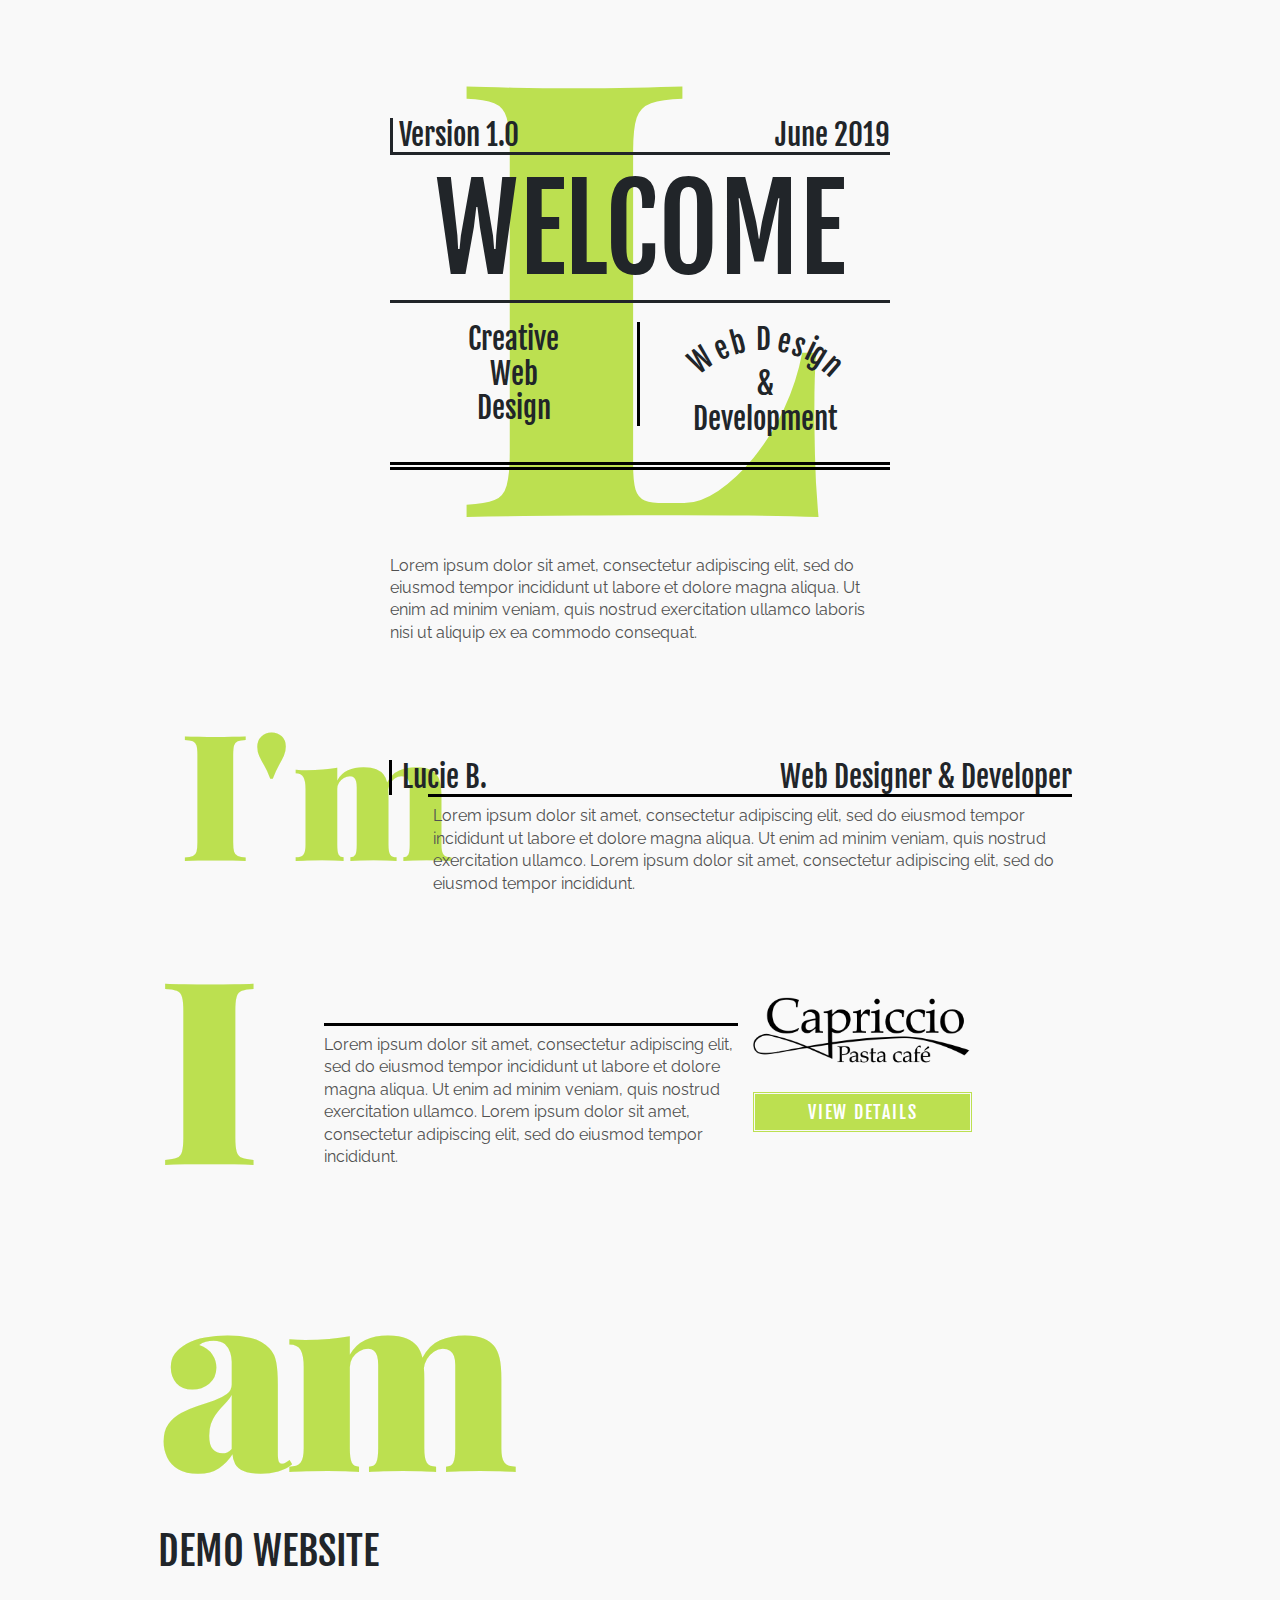
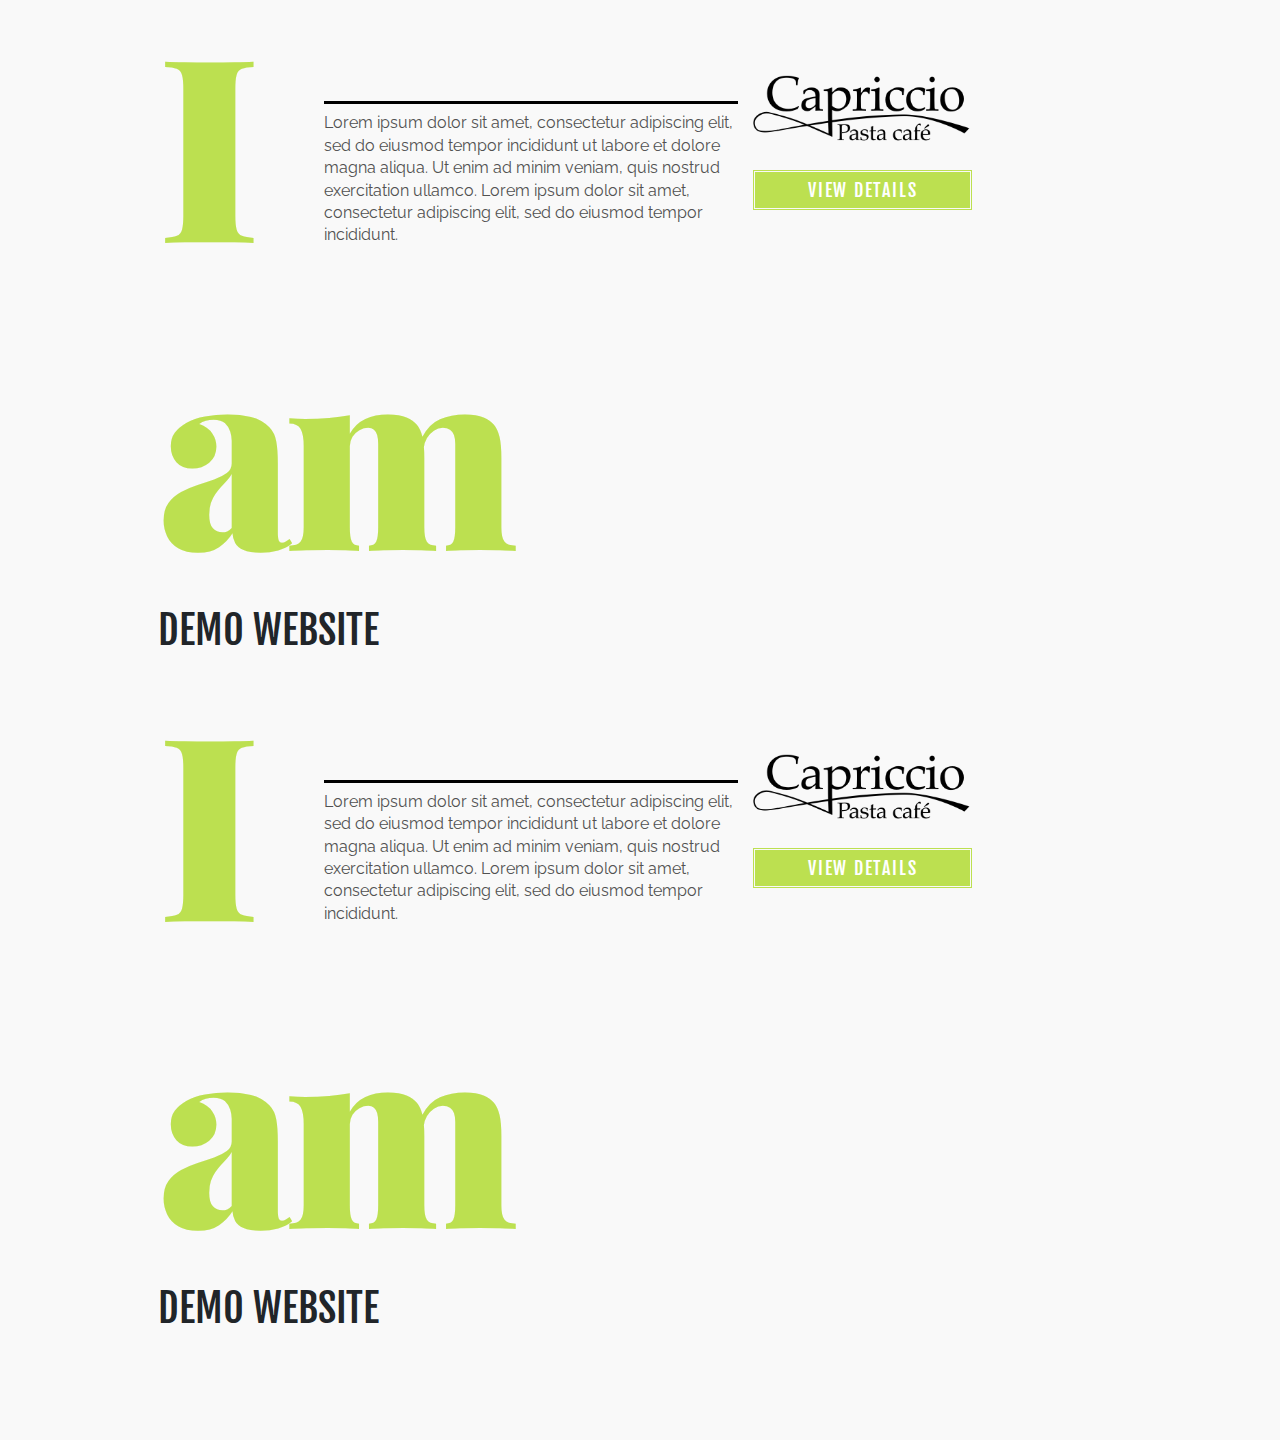
<file: index.html>
<!DOCTYPE html>
<html lang="en" dir="ltr">

<head>
  <meta charset="utf-8">
  <title>I am</title>
  <!-- using html css bootstrap JQuery fontawesome-->
  <meta content="" name="keywords">
  <meta content="" name="description">

  <!-- Favicons -->

  <!-- Google Fonts -->
  <link href="https://fonts.googleapis.com/css?family=Fjalla+One|Playfair+Display:900|Raleway&display=swap" rel="stylesheet">

  <!-- Bootstrap CSS File -->
  <link rel="stylesheet" href="https://stackpath.bootstrapcdn.com/bootstrap/4.3.1/css/bootstrap.min.css" integrity="sha384-ggOyR0iXCbMQv3Xipma34MD+dH/1fQ784/j6cY/iJTQUOhcWr7x9JvoRxT2MZw1T" crossorigin="anonymous">

  <!-- Libraries  CSS Files -->
  <link rel="stylesheet" href="https://use.fontawesome.com/releases/v5.8.2/css/all.css" integrity="sha384-oS3vJWv+0UjzBfQzYUhtDYW+Pj2yciDJxpsK1OYPAYjqT085Qq/1cq5FLXAZQ7Ay" crossorigin="anonymous">

  <!-- Main CSS Stylesheet File -->
  <link rel="stylesheet" href="css/styles2.css">

</head>

<body>

  <div id="home-header">
    <div class="container container-top">
      <h5>L</h5>
      <div class="row row-1-top">
        <div class="col-left">
          <h3>Version 1.0</h3>
        </div>
        <div class="col-right">
          <h3>June 2019</h3>
        </div>
      </div>
      <div class="row row-2-top">
        <div class="col-lg-12">
          <h1>Welcome</h1>
        </div>
      </div>
      <div class="row row-3-top">
        <div class="col-sm-6 col-border-right">
          <div class="div-with-arrow">
            <h3>Creative</h3>
            <h3>Web</h3>
            <h3>Design</h3>
          </div>
        </div>
        <div class="col-sm-6">
          <h3 class="curved-text" id="curve">Web Design</h3>
          <h3 class="text-under-curve">&</h3>
          <h3>Development</h3>
        </div>
        <i class="fas fa-chevron-up"></i>
      </div>
      <p class="intro">Lorem ipsum dolor sit amet, consectetur adipiscing elit, sed do eiusmod tempor incididunt ut labore et dolore magna aliqua. Ut enim ad minim veniam, quis nostrud exercitation ullamco laboris nisi ut aliquip ex ea commodo
        consequat.</p>
      <i class="fas fa-chevron-circle-down fa-4x"></i>
    </div>
  </div>

  <div id="home-main">
    <div class="container container-index">
      <div class="row">
       <div class="col-md-4 feature-col-index">
         <h4 class="feature-index">I'm</h4>
       </div>
       <div class="col-md-2 title-col-index">
         <h3 class="index-title">Lucie B.</h3>
       </div>
       <div class="col-md-6 subtitle-col-index">
          <h3 class="index-subtitle">Web Designer & Developer</h3>
       </div>
     </div>
 <div class="row">
   <div class="col-md-12">
      <p class="text-r1-index">Lorem ipsum dolor sit amet, consectetur adipiscing elit, sed do eiusmod tempor incididunt ut labore et dolore magna aliqua. Ut enim ad minim veniam, quis nostrud exercitation ullamco.
           Lorem ipsum dolor sit amet, consectetur adipiscing elit, sed do eiusmod tempor incididunt. </p>
   </div>
 </div>
      <!-- <div class="row row-1-main">
        <div class="col-md-4 col-left-r1-index">
          <h4 class="feature-r1">I am</h4>
        </div>
        <div class="col-md-8 col-mid-r1">
          <h3>Lucie B.</h3>
          <h3>Web Designer & Developer</h3>
          <p class="text-r1">Lorem ipsum dolor sit amet, consectetur adipiscing elit, sed do eiusmod tempor incididunt ut labore et dolore magna aliqua. Ut enim ad minim veniam, quis nostrud exercitation ullamco.
            Lorem ipsum dolor sit amet, consectetur adipiscing elit, sed do eiusmod tempor incididunt. </p>
        </div>
      </div> -->

      <div class="container">
        <div class="row row-1-main">
          <div class="col-md-4 col-left-r1-index">
            <h4 class="feature-r1">I am</h4>
            <h2 class="title-r1-index">Demo Website</h2>
          </div>
          <div class="col-md-5 col-mid-r1">
            <p class="text-r1">Lorem ipsum dolor sit amet, consectetur adipiscing elit, sed do eiusmod tempor incididunt ut labore et dolore magna aliqua. Ut enim ad minim veniam, quis nostrud exercitation ullamco.
              Lorem ipsum dolor sit amet, consectetur adipiscing elit, sed do eiusmod tempor incididunt. </p>
          </div>
          <div class="col-md-3 col-right-r1">
            <img class="pf-img-1" src="img/CapriccioPasta-logo.png" alt="Capriccio">
            <button type="link" href="#" class="btn btn-unique btn-r1">View Details</button>
          </div>
        </div>
      </div>

      <div class="container">
        <div class="row row-1-main">
          <div class="col-md-4 col-left-r1-index">
            <h4 class="feature-r1">I am</h4>
            <h2 class="title-r1-index">Demo Website</h2>
          </div>
          <div class="col-md-5 col-mid-r1">
            <p class="text-r1">Lorem ipsum dolor sit amet, consectetur adipiscing elit, sed do eiusmod tempor incididunt ut labore et dolore magna aliqua. Ut enim ad minim veniam, quis nostrud exercitation ullamco.
              Lorem ipsum dolor sit amet, consectetur adipiscing elit, sed do eiusmod tempor incididunt. </p>
          </div>
          <div class="col-md-3 col-right-r1">
            <img class="pf-img-1" src="img/CapriccioPasta-logo.png" alt="Capriccio">
            <button type="link" href="#" class="btn btn-unique btn-r1">View Details</button>
          </div>
        </div>
      </div>

      <div class="container">
        <div class="row row-1-main">
          <div class="col-md-4 col-left-r1-index">
            <h4 class="feature-r1">I am</h4>
            <h2 class="title-r1-index">Demo Website</h2>
          </div>
          <div class="col-md-5 col-mid-r1">
            <p class="text-r1">Lorem ipsum dolor sit amet, consectetur adipiscing elit, sed do eiusmod tempor incididunt ut labore et dolore magna aliqua. Ut enim ad minim veniam, quis nostrud exercitation ullamco.
              Lorem ipsum dolor sit amet, consectetur adipiscing elit, sed do eiusmod tempor incididunt. </p>
          </div>
          <div class="col-md-3 col-right-r1">
            <img class="pf-img-1" src="img/CapriccioPasta-logo.png" alt="Capriccio">
            <button type="link" href="#" class="btn btn-unique btn-r1">View Details</button>
          </div>
        </div>
      </div>

    </div>
  </div>


  <!--JQuery JS-->
  <script src="https://ajax.googleapis.com/ajax/libs/jquery/3.4.0/jquery.min.js"></script>
  <!-- Bootstrap JS -->
  <script src="https://code.jquery.com/jquery-3.3.1.slim.min.js" integrity="sha384-q8i/X+965DzO0rT7abK41JStQIAqVgRVzpbzo5smXKp4YfRvH+8abtTE1Pi6jizo" crossorigin="anonymous"></script>
  <script src="https://cdnjs.cloudflare.com/ajax/libs/popper.js/1.14.7/umd/popper.min.js" integrity="sha384-UO2eT0CpHqdSJQ6hJty5KVphtPhzWj9WO1clHTMGa3JDZwrnQq4sF86dIHNDz0W1" crossorigin="anonymous"></script>
  <script src="https://stackpath.bootstrapcdn.com/bootstrap/4.3.1/js/bootstrap.min.js" integrity="sha384-JjSmVgyd0p3pXB1rRibZUAYoIIy6OrQ6VrjIEaFf/nJGzIxFDsf4x0xIM+B07jRM" crossorigin="anonymous"></script>

  <!-- Other JS files -->
  <script src="lib/circletype.min.js"></script>

  <!-- Template Main JS File -->
  <script src="js/main.js" charset="utf-8"></script>
</body>

</html>
</file>
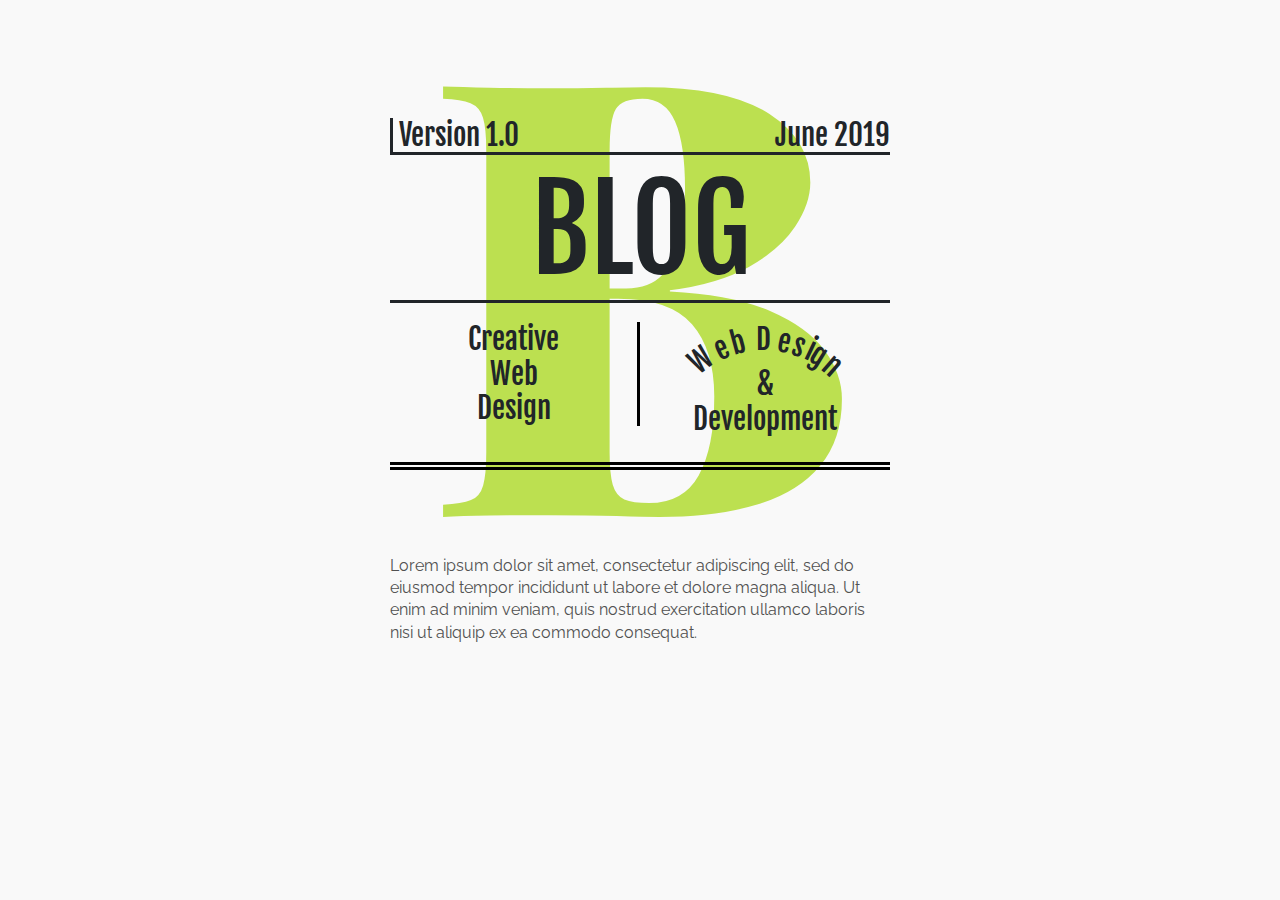
<file: blog.html>
<!DOCTYPE html>
<html lang="en" dir="ltr">

<head>
  <meta charset="utf-8">
  <title>I am</title>
  <!-- using html css bootstrap JQuery fontawesome-->
  <meta content="" name="keywords">
  <meta content="" name="description">

  <!-- Favicons -->

  <!-- Google Fonts -->
  <link href="https://fonts.googleapis.com/css?family=Fjalla+One|Playfair+Display:900|Raleway&display=swap" rel="stylesheet">

  <!-- Bootstrap CSS File -->
  <link rel="stylesheet" href="https://stackpath.bootstrapcdn.com/bootstrap/4.3.1/css/bootstrap.min.css" integrity="sha384-ggOyR0iXCbMQv3Xipma34MD+dH/1fQ784/j6cY/iJTQUOhcWr7x9JvoRxT2MZw1T" crossorigin="anonymous">

  <!-- Libraries  CSS Files -->
  <link rel="stylesheet" href="https://use.fontawesome.com/releases/v5.8.2/css/all.css" integrity="sha384-oS3vJWv+0UjzBfQzYUhtDYW+Pj2yciDJxpsK1OYPAYjqT085Qq/1cq5FLXAZQ7Ay" crossorigin="anonymous">

  <!-- Main CSS Stylesheet File -->
  <link rel="stylesheet" href="css/styles2.css">

</head>

<body>

  <div id="portfolio-header">
    <div class="container container-top">
      <h5>B</h5>
      <div class="row row-1-top">
        <div class="col-left">
          <h3>Version 1.0</h3>
        </div>
        <div class="col-right">
          <h3>June 2019</h3>
        </div>
      </div>
      <div class="row row-2-top">
        <div class="col-lg-12">
          <h1>Blog</h1>
        </div>
      </div>
      <div class="row row-3-top">
        <div class="col-sm-6 col-border-right">
          <div class="div-with-arrow">
            <h3>Creative</h3>
            <h3>Web</h3>
            <h3>Design</h3>
          </div>
        </div>
        <div class="col-sm-6">
          <h3 class="curved-text" id="curve">Web Design</h3>
          <h3 class="text-under-curve">&</h3>
          <h3>Development</h3>
        </div>
        <i class="fas fa-chevron-up"></i>
      </div>
      <p class="intro">Lorem ipsum dolor sit amet, consectetur adipiscing elit, sed do eiusmod tempor incididunt ut labore et dolore magna aliqua. Ut enim ad minim veniam, quis nostrud exercitation ullamco laboris nisi ut aliquip ex ea commodo
        consequat.</p>
      <i class="fas fa-chevron-circle-down fa-4x"></i>
    </div>
  </div>





    <!--JQuery JS-->
    <script src="https://ajax.googleapis.com/ajax/libs/jquery/3.4.0/jquery.min.js"></script>
    <!-- Bootstrap JS -->
    <script src="https://code.jquery.com/jquery-3.3.1.slim.min.js" integrity="sha384-q8i/X+965DzO0rT7abK41JStQIAqVgRVzpbzo5smXKp4YfRvH+8abtTE1Pi6jizo" crossorigin="anonymous"></script>
    <script src="https://cdnjs.cloudflare.com/ajax/libs/popper.js/1.14.7/umd/popper.min.js" integrity="sha384-UO2eT0CpHqdSJQ6hJty5KVphtPhzWj9WO1clHTMGa3JDZwrnQq4sF86dIHNDz0W1" crossorigin="anonymous"></script>
    <script src="https://stackpath.bootstrapcdn.com/bootstrap/4.3.1/js/bootstrap.min.js" integrity="sha384-JjSmVgyd0p3pXB1rRibZUAYoIIy6OrQ6VrjIEaFf/nJGzIxFDsf4x0xIM+B07jRM" crossorigin="anonymous"></script>

    <!-- Other JS files -->
    <script src="lib/circletype.min.js"></script>

    <!-- Template Main JS File -->
    <script src="js/main.js" charset="utf-8"></script>
  </body>

  </html>
</file>
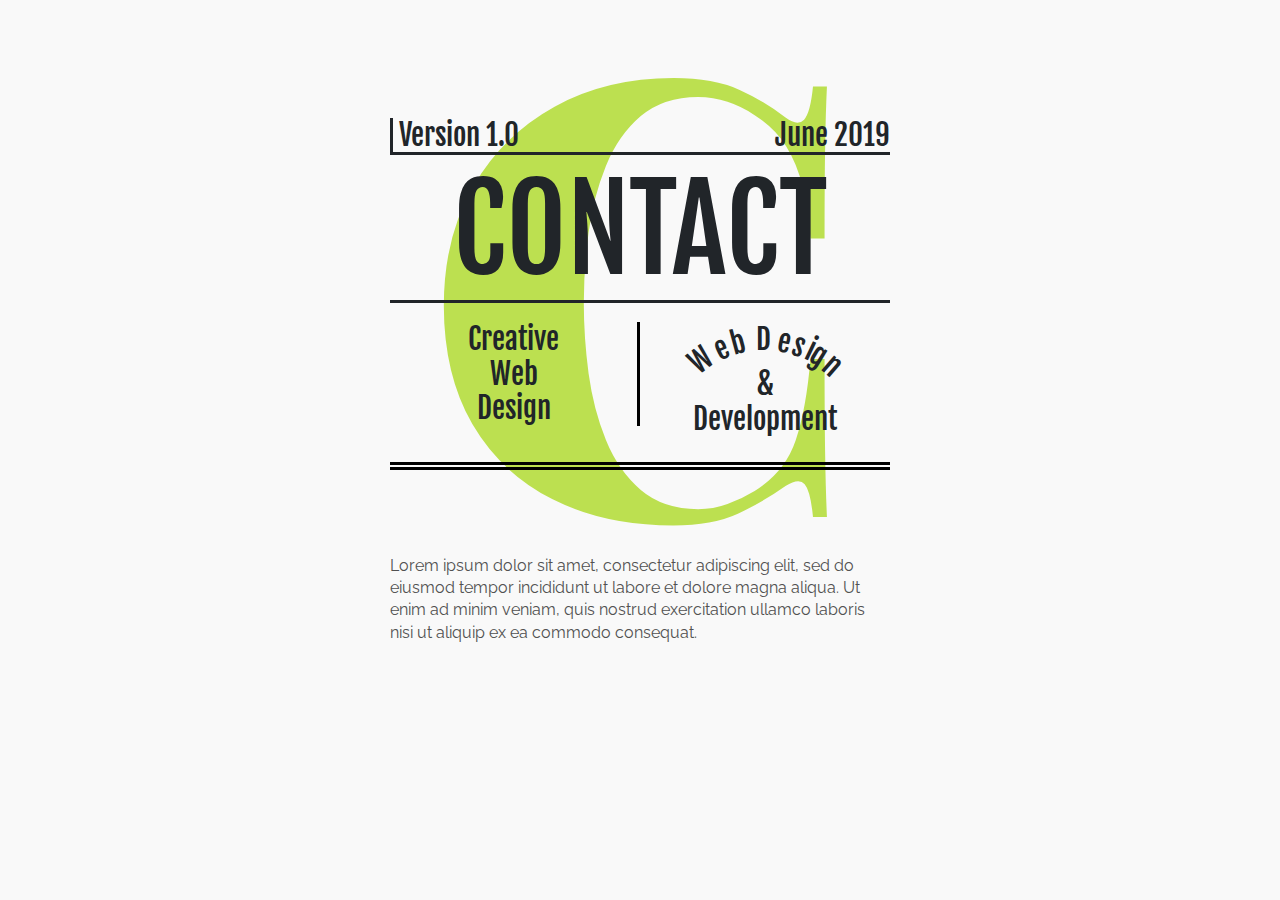
<file: contact.html>
<!DOCTYPE html>
<html lang="en" dir="ltr">

<head>
  <meta charset="utf-8">
  <title>I am</title>
  <!-- using html css bootstrap JQuery fontawesome-->
  <meta content="" name="keywords">
  <meta content="" name="description">

  <!-- Favicons -->

  <!-- Google Fonts -->
  <link href="https://fonts.googleapis.com/css?family=Fjalla+One|Playfair+Display:900|Raleway&display=swap" rel="stylesheet">

  <!-- Bootstrap CSS File -->
  <link rel="stylesheet" href="https://stackpath.bootstrapcdn.com/bootstrap/4.3.1/css/bootstrap.min.css" integrity="sha384-ggOyR0iXCbMQv3Xipma34MD+dH/1fQ784/j6cY/iJTQUOhcWr7x9JvoRxT2MZw1T" crossorigin="anonymous">

  <!-- Libraries  CSS Files -->
  <link rel="stylesheet" href="https://use.fontawesome.com/releases/v5.8.2/css/all.css" integrity="sha384-oS3vJWv+0UjzBfQzYUhtDYW+Pj2yciDJxpsK1OYPAYjqT085Qq/1cq5FLXAZQ7Ay" crossorigin="anonymous">

  <!-- Main CSS Stylesheet File -->
  <link rel="stylesheet" href="css/styles2.css">

</head>

<body>

  <div id="portfolio-header">
    <div class="container container-top">
      <h5>C</h5>
      <div class="row row-1-top">
        <div class="col-left">
          <h3>Version 1.0</h3>
        </div>
        <div class="col-right">
          <h3>June 2019</h3>
        </div>
      </div>
      <div class="row row-2-top">
        <div class="col-lg-12">
          <h1>Contact</h1>
        </div>

      </div>
      <div class="row row-3-top">
        <div class="col-sm-6 col-border-right">
          <div class="div-with-arrow">
            <h3>Creative</h3>
            <h3>Web</h3>
            <h3>Design</h3>
          </div>
        </div>
        <div class="col-sm-6">
          <h3 class="curved-text" id="curve">Web Design</h3>
          <h3 class="text-under-curve">&</h3>
          <h3>Development</h3>
        </div>
        <i class="fas fa-chevron-up"></i>
      </div>
      <p class="intro">Lorem ipsum dolor sit amet, consectetur adipiscing elit, sed do eiusmod tempor incididunt ut labore et dolore magna aliqua. Ut enim ad minim veniam, quis nostrud exercitation ullamco laboris nisi ut aliquip ex ea commodo
        consequat.</p>
      <i class="fas fa-chevron-circle-down fa-4x"></i>
    </div>
  </div>





    <!--JQuery JS-->
    <script src="https://ajax.googleapis.com/ajax/libs/jquery/3.4.0/jquery.min.js"></script>
    <!-- Bootstrap JS -->
    <script src="https://code.jquery.com/jquery-3.3.1.slim.min.js" integrity="sha384-q8i/X+965DzO0rT7abK41JStQIAqVgRVzpbzo5smXKp4YfRvH+8abtTE1Pi6jizo" crossorigin="anonymous"></script>
    <script src="https://cdnjs.cloudflare.com/ajax/libs/popper.js/1.14.7/umd/popper.min.js" integrity="sha384-UO2eT0CpHqdSJQ6hJty5KVphtPhzWj9WO1clHTMGa3JDZwrnQq4sF86dIHNDz0W1" crossorigin="anonymous"></script>
    <script src="https://stackpath.bootstrapcdn.com/bootstrap/4.3.1/js/bootstrap.min.js" integrity="sha384-JjSmVgyd0p3pXB1rRibZUAYoIIy6OrQ6VrjIEaFf/nJGzIxFDsf4x0xIM+B07jRM" crossorigin="anonymous"></script>

    <!-- Other JS files -->
    <script src="lib/circletype.min.js"></script>


    <!-- Template Main JS File -->
    <script src="js/main.js" charset="utf-8"></script>
  </body>

  </html>
</file>
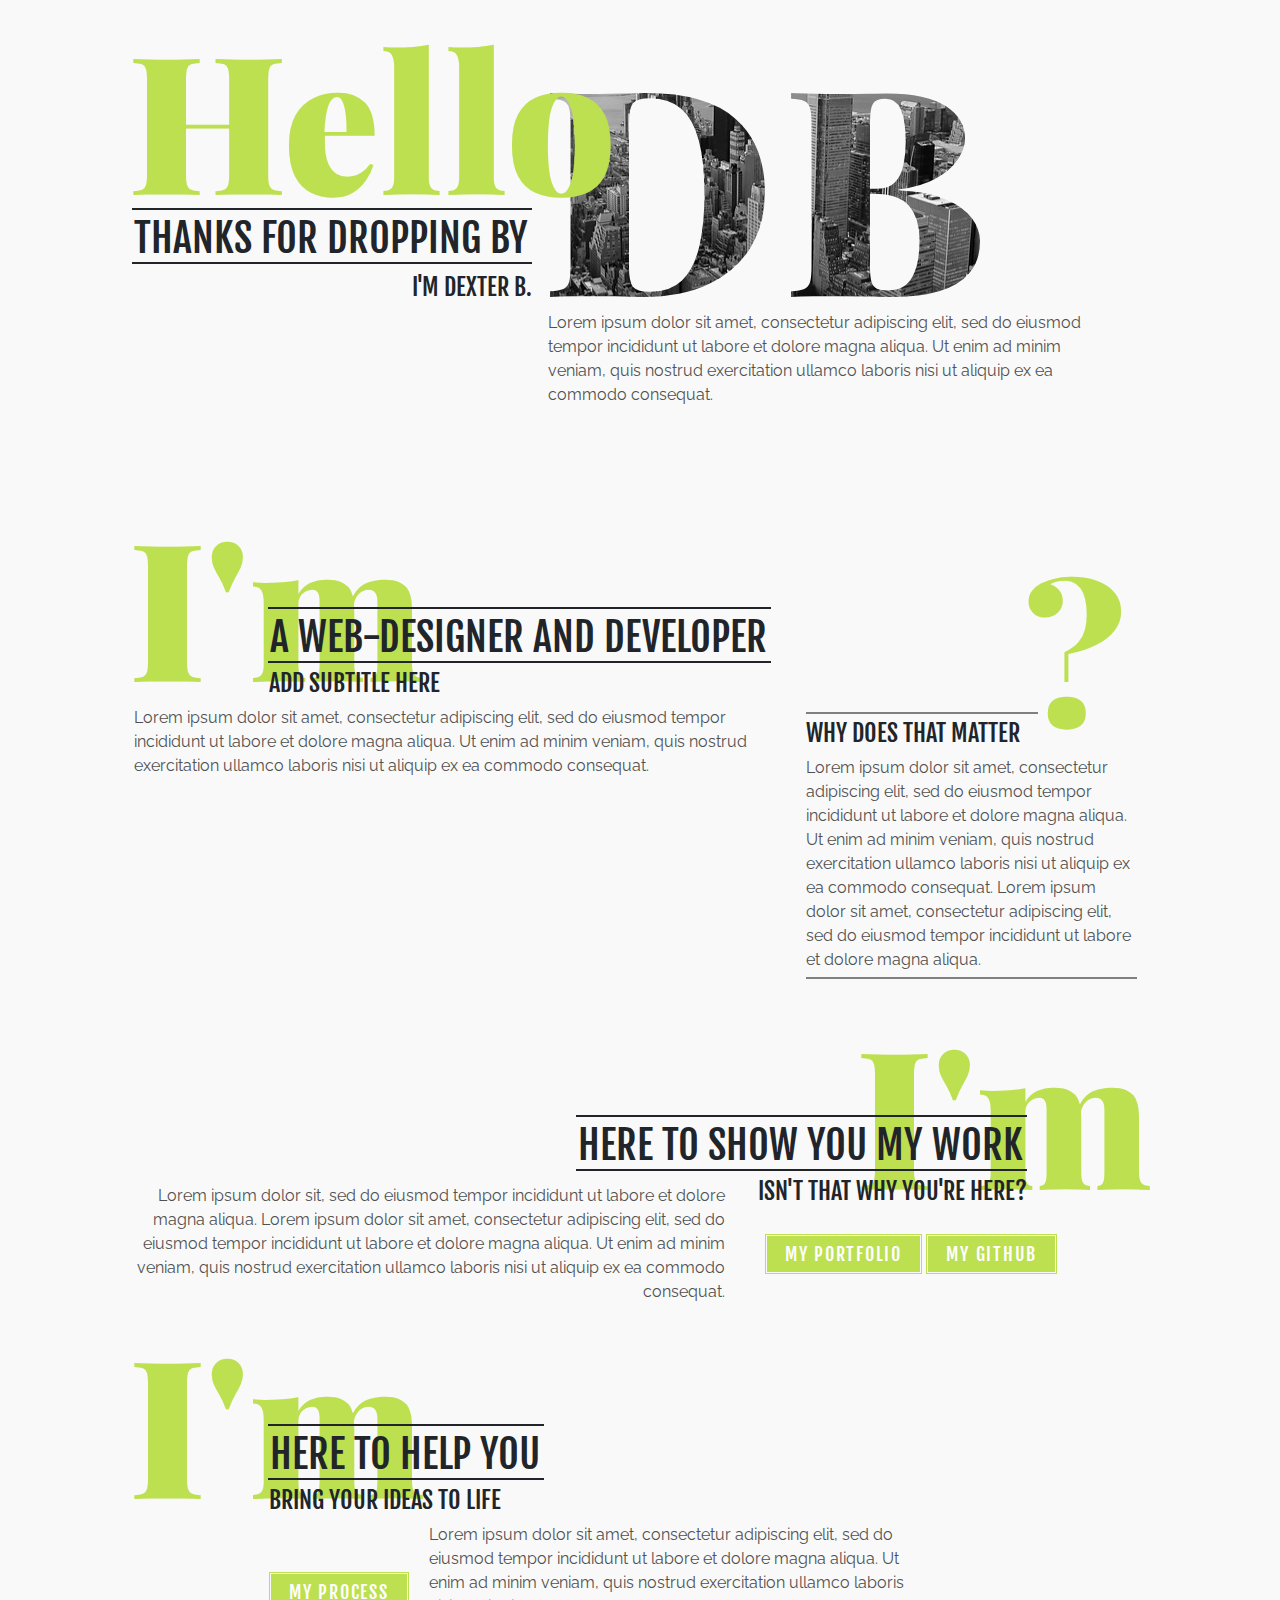
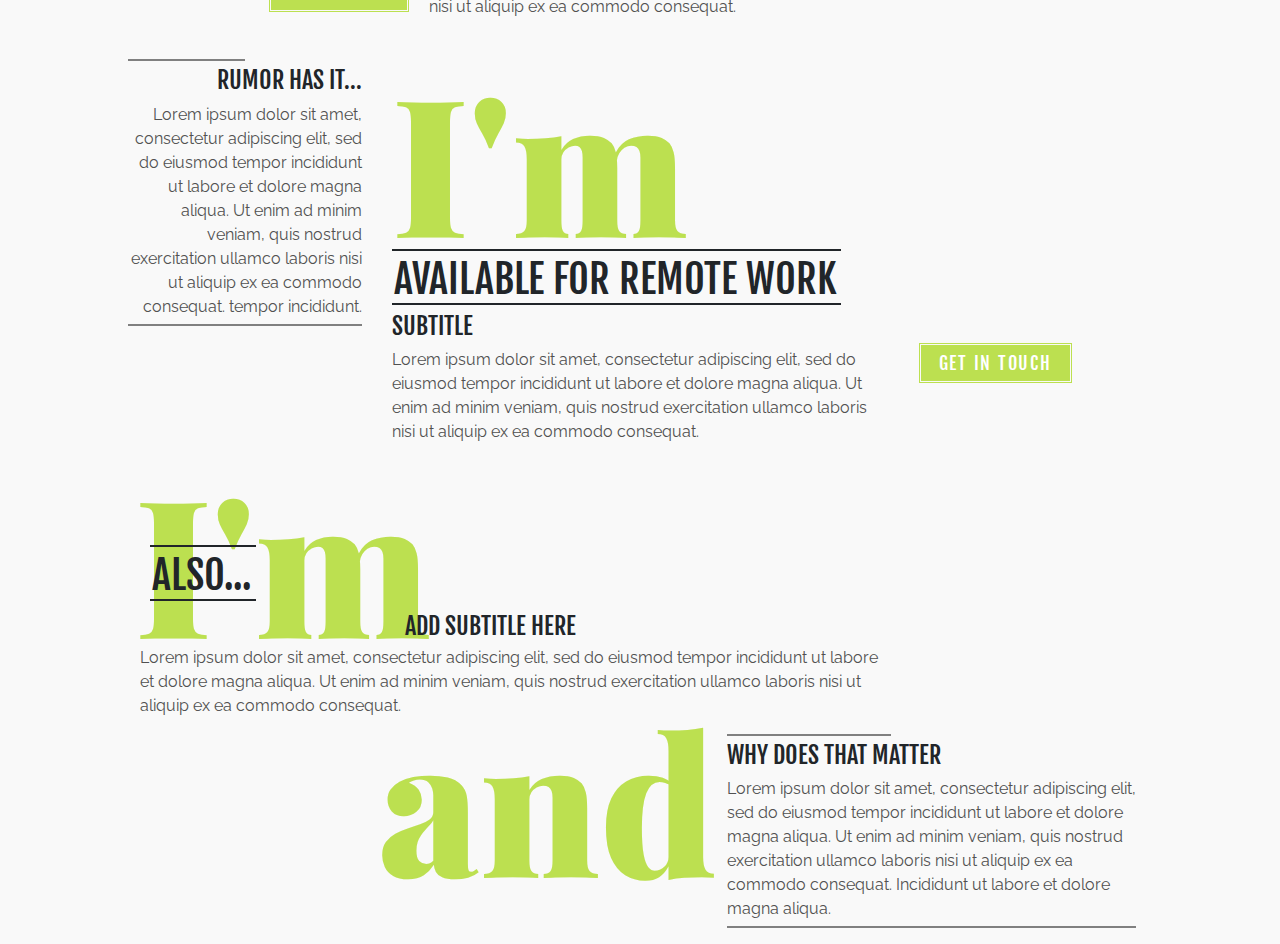
<file: index-alt.html>
<!DOCTYPE html>
<html lang="en" dir="ltr">

<head>
  <meta charset="utf-8">
  <title>I am</title>
  <!-- using html css bootstrap JQuery fontawesome-->
  <meta content="" name="keywords">
  <meta content="" name="description">

  <!-- Favicons -->

  <!-- Google Fonts -->
  <link href="https://fonts.googleapis.com/css?family=Fjalla+One|Playfair+Display:900|Raleway&display=swap" rel="stylesheet">

  <!-- Bootstrap CSS File -->
  <link rel="stylesheet" href="https://stackpath.bootstrapcdn.com/bootstrap/4.3.1/css/bootstrap.min.css" integrity="sha384-ggOyR0iXCbMQv3Xipma34MD+dH/1fQ784/j6cY/iJTQUOhcWr7x9JvoRxT2MZw1T" crossorigin="anonymous">

  <!-- Libraries  CSS Files -->
  <link rel="stylesheet" href="https://use.fontawesome.com/releases/v5.8.2/css/all.css" integrity="sha384-oS3vJWv+0UjzBfQzYUhtDYW+Pj2yciDJxpsK1OYPAYjqT085Qq/1cq5FLXAZQ7Ay" crossorigin="anonymous">

  <!-- Main CSS Stylesheet File -->
  <link rel="stylesheet" href="css/styles.css">

</head>

<body>


  <div class="container-fluid section-1">
    <div class="container-box">
      <div class="box-item box-item-left">
        <h3>Hello</h3>
        <h1>Thanks for dropping by</h1>
        <h2>I'm Dexter B.</h2>
      </div>
    </div>
    <div class="container-box">
      <div class="box-item box-item-right">
        <h4>DB</h4>
        <p>Lorem ipsum dolor sit amet, consectetur adipiscing elit, sed do eiusmod tempor incididunt ut labore et dolore magna aliqua. Ut enim ad minim veniam, quis nostrud exercitation ullamco laboris nisi ut aliquip ex ea commodo consequat.</p>
      </div>
    </div>
  </div>

  <div id="section-2">
    <div class="container-fluid">
      <div class="row">
        <div class="col-left">
          <h3>I'm</h3>
          <h1>a web-designer and developer</h1>
          <h2>Add subtitle here</h2>
          <p>Lorem ipsum dolor sit amet, consectetur adipiscing elit, sed do eiusmod tempor incididunt ut labore et dolore magna aliqua. Ut enim ad minim veniam, quis nostrud exercitation ullamco laboris nisi ut aliquip ex ea commodo consequat.</p>
        </div>
      </div>
      <div class="col-md-4 col-right">
        <h3>?</h3>
        <div class="why">
          <hr class="hr-top">
          <h2>Why does that matter</h2>
          <p>Lorem ipsum dolor sit amet, consectetur adipiscing elit, sed do eiusmod tempor incididunt ut labore et dolore magna aliqua. Ut enim ad minim veniam, quis nostrud exercitation ullamco laboris nisi ut aliquip ex ea commodo consequat.
            Lorem ipsum dolor sit amet, consectetur adipiscing elit, sed do eiusmod tempor incididunt ut labore et dolore magna aliqua. </p>
          <hr class="hr-bottom">
        </div>
      </div>
    </div>
  </div>


  <div id="section-3">
    <div class="container-fluid">
      <div class="row">
        <div class="col-md-12">
          <h3>I'm</h3>
          <h1>here to show you my work</h1>
          <h2>Isn't that why you're here?</h2>
        </div>
        <div class="row">
          <div class="col-md-6">
            <p>Lorem ipsum dolor sit, sed do eiusmod tempor incididunt ut labore et dolore magna aliqua. Lorem ipsum dolor sit amet, consectetur adipiscing elit, sed do eiusmod tempor incididunt ut labore et dolore magna aliqua. Ut enim ad minim
              veniam, quis nostrud exercitation ullamco laboris nisi ut aliquip ex ea commodo consequat.</p>
          </div>
          <div class="col-md-6 text-center">
            <button type="link" href="#" class="btn btn-unique">My Portfolio</button>
            <button type="link" href="#" class="btn btn-unique">My Github</button>
          </div>
        </div>
      </div>
    </div>
  </div>

  <div id="section-4">
    <div class="container-fluid">
      <div class="row">
        <div class="col-left">
          <h3>I'm</h3>
          <h1>Here to help you</h1>
          <h2>Bring your ideas to life</h2>
          <p>Lorem ipsum dolor sit amet, consectetur adipiscing elit, sed do eiusmod tempor incididunt ut labore et dolore magna aliqua. Ut enim ad minim veniam, quis nostrud exercitation ullamco laboris nisi ut aliquip ex ea commodo consequat.</p>
          <button type="link" href="#" class="btn btn-unique">My Process</button>
        </div>
      </div>
      <div class="col-md-4 col-right">
      </div>
    </div>
  </div>

  <div id="section-5">
    <div class="container-fluid">
      <div class="row">
        <div class="col-lg-3">
          <i class="fas fa-quote-left fa-6x"></i>
          <div class="rumor">
            <hr class="hr-top">
            <h2>Rumor has it...</h2>
            <p>Lorem ipsum dolor sit amet, consectetur adipiscing elit, sed do eiusmod tempor incididunt ut labore et dolore magna aliqua. Ut enim ad minim veniam, quis nostrud exercitation ullamco laboris nisi ut aliquip ex ea commodo consequat.
              tempor incididunt. </p>
            <hr class="hr-bottom">
          </div>
        </div>
        <div class="col-lg-6">
          <h3>I'm</h3>
          <h1 class="available">Available for remote work</h1>
          <h2 class= "avail-sub">subtitle</h2>
          <p>Lorem ipsum dolor sit amet, consectetur adipiscing elit, sed do eiusmod tempor incididunt ut labore et dolore magna aliqua. Ut enim ad minim veniam, quis nostrud exercitation ullamco laboris nisi ut aliquip ex ea commodo consequat.</p>
        </div>
        <div class="col-lg-3">
          <button type="link" href="#" class="btn btn-unique">Get in Touch</button>
        </div>
      </div>
    </div>
  </div>
  <div id="section-6">
    <div class="container">
      <h3>I'm</h3>
      <h1>also...</h1>
      <h2 class="subtitle-also">Add subtitle here</h2>
      <p class="text-also">Lorem ipsum dolor sit amet, consectetur adipiscing elit, sed do eiusmod tempor incididunt ut labore et dolore magna aliqua. Ut enim ad minim veniam, quis nostrud exercitation ullamco laboris nisi ut aliquip ex ea commodo
        consequat.</p>
    </div>

    <div class="container-fluid">

      <div class="and">
        <h3>and</h3>
      </div>
      <div class="why-not">
        <hr class="hr-top">
        <h2 class="subheading-why-not">Why does that matter</h2>
        <p class="text-why-not">Lorem ipsum dolor sit amet, consectetur adipiscing elit, sed do eiusmod tempor incididunt ut labore et dolore magna aliqua. Ut enim ad minim veniam, quis nostrud exercitation ullamco laboris nisi ut aliquip ex ea
          commodo consequat.
          Incididunt ut labore et dolore magna aliqua. </p>
        <hr class="hr-bottom">
      </div>
    </div>
  </div>

  <!--JQuery JS-->
  <script src="https://ajax.googleapis.com/ajax/libs/jquery/3.4.0/jquery.min.js"></script>
  <!-- Bootstrap JS -->
  <script src="https://code.jquery.com/jquery-3.3.1.slim.min.js" integrity="sha384-q8i/X+965DzO0rT7abK41JStQIAqVgRVzpbzo5smXKp4YfRvH+8abtTE1Pi6jizo" crossorigin="anonymous"></script>
  <script src="https://cdnjs.cloudflare.com/ajax/libs/popper.js/1.14.7/umd/popper.min.js" integrity="sha384-UO2eT0CpHqdSJQ6hJty5KVphtPhzWj9WO1clHTMGa3JDZwrnQq4sF86dIHNDz0W1" crossorigin="anonymous"></script>
  <script src="https://stackpath.bootstrapcdn.com/bootstrap/4.3.1/js/bootstrap.min.js" integrity="sha384-JjSmVgyd0p3pXB1rRibZUAYoIIy6OrQ6VrjIEaFf/nJGzIxFDsf4x0xIM+B07jRM" crossorigin="anonymous"></script>

  <!-- Template Main JS File -->
  <script src="js/main.js" charset="utf-8"></script>
</body>

</html>
</file>
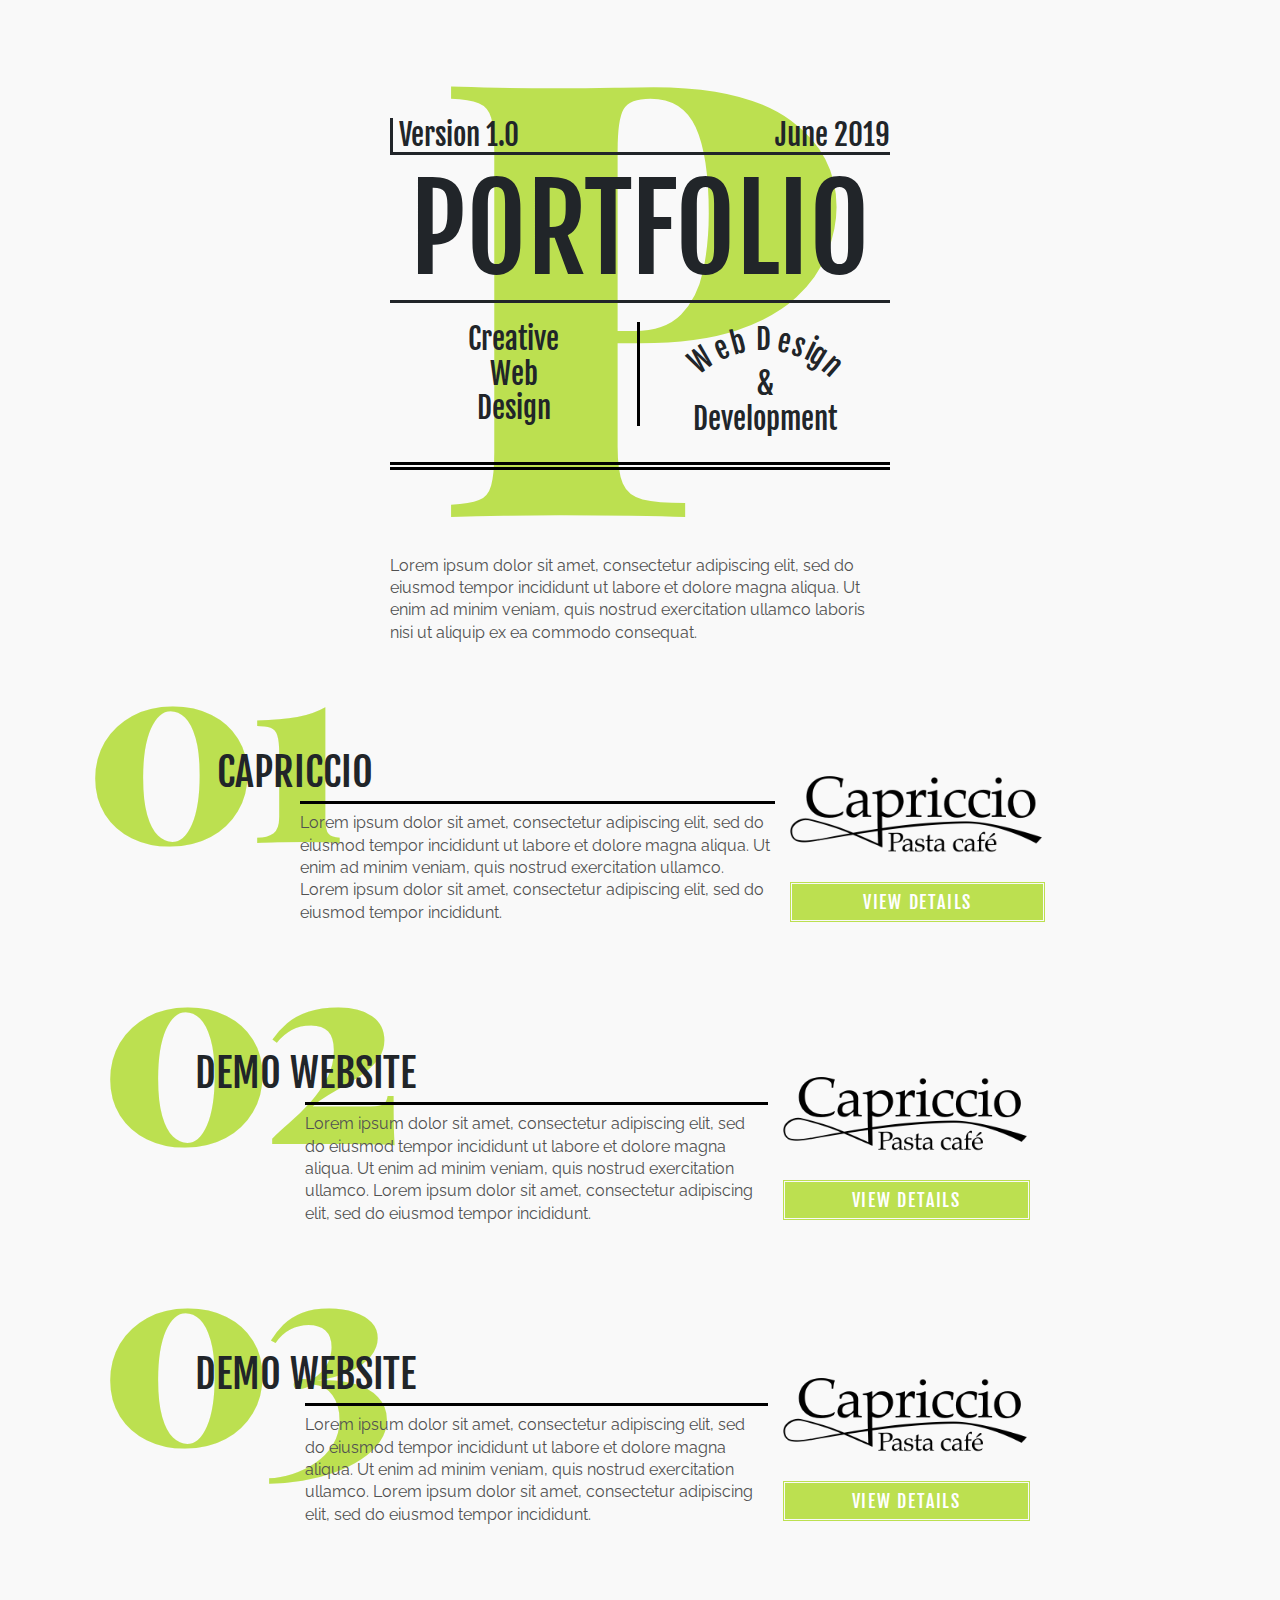
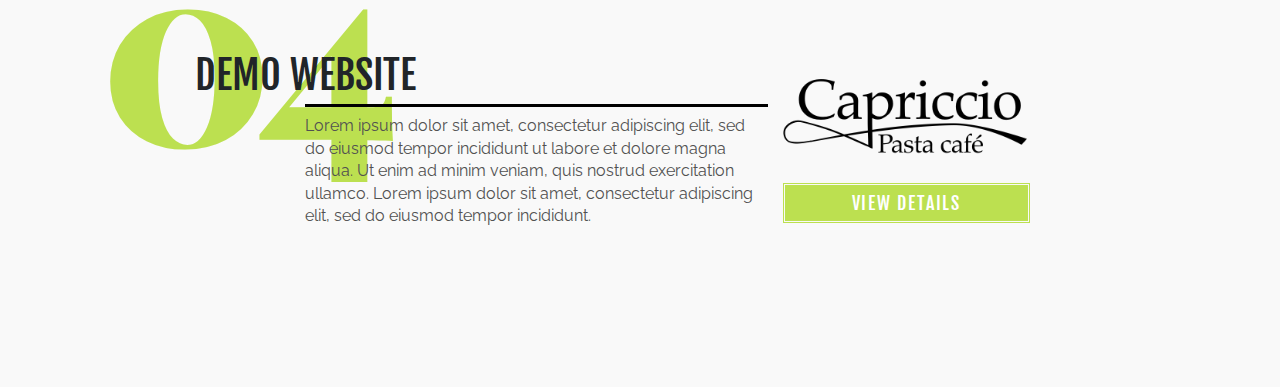
<file: portfolio.html>
<!DOCTYPE html>
<html lang="en" dir="ltr">

<head>
  <meta charset="utf-8">
  <title>I am</title>
  <!-- using html css bootstrap JQuery fontawesome-->
  <meta content="" name="keywords">
  <meta content="" name="description">

  <!-- Favicons -->

  <!-- Google Fonts -->
  <link href="https://fonts.googleapis.com/css?family=Fjalla+One|Playfair+Display:900|Raleway&display=swap" rel="stylesheet">

  <!-- Bootstrap CSS File -->
  <link rel="stylesheet" href="https://stackpath.bootstrapcdn.com/bootstrap/4.3.1/css/bootstrap.min.css" integrity="sha384-ggOyR0iXCbMQv3Xipma34MD+dH/1fQ784/j6cY/iJTQUOhcWr7x9JvoRxT2MZw1T" crossorigin="anonymous">

  <!-- Libraries  CSS Files -->
  <link rel="stylesheet" href="https://use.fontawesome.com/releases/v5.8.2/css/all.css" integrity="sha384-oS3vJWv+0UjzBfQzYUhtDYW+Pj2yciDJxpsK1OYPAYjqT085Qq/1cq5FLXAZQ7Ay" crossorigin="anonymous">

  <!-- Main CSS Stylesheet File -->
  <link rel="stylesheet" href="css/styles2.css">

</head>

<body>

  <div id="portfolio-header">
    <div class="container container-top">
      <h5>P</h5>
      <div class="row row-1-top">
        <div class="col-left">
          <h3>Version 1.0</h3>
        </div>
        <div class="col-right">
          <h3>June 2019</h3>
        </div>
      </div>
      <div class="row row-2-top">
        <div class="col-lg-12">
          <h1>Portfolio</h1>
        </div>
      </div>
      <div class="row row-3-top">
        <div class="col-sm-6 col-border-right">
          <div class="div-with-arrow">
            <h3>Creative</h3>
            <h3>Web</h3>
            <h3>Design</h3>
          </div>
        </div>
        <div class="col-sm-6">
          <h3 class="curved-text" id="curve">Web Design</h3>
          <h3 class="text-under-curve">&</h3>
          <h3>Development</h3>
        </div>
        <i class="fas fa-chevron-up"></i>
      </div>
      <p class="intro">Lorem ipsum dolor sit amet, consectetur adipiscing elit, sed do eiusmod tempor incididunt ut labore et dolore magna aliqua. Ut enim ad minim veniam, quis nostrud exercitation ullamco laboris nisi ut aliquip ex ea commodo
        consequat.</p>
      <i class="fas fa-chevron-circle-down fa-4x"></i>
    </div>
  </div>

  <div id="portfolio-main">
    <div class="container container-main">
      <div class="row row-1-main">
        <div class="col-md-4 col-left-r1">
          <h4 class="number-r1">01</h4>
          <h2 class="title-r1">Capriccio</h2>
        </div>
        <div class="col-md-5 col-mid-r1">
          <p class="text-r1">Lorem ipsum dolor sit amet, consectetur adipiscing elit, sed do eiusmod tempor incididunt ut labore et dolore magna aliqua. Ut enim ad minim veniam, quis nostrud exercitation ullamco.
            Lorem ipsum dolor sit amet, consectetur adipiscing elit, sed do eiusmod tempor incididunt. </p>
        </div>
        <div class="col-md-3 col-right-r1">
          <img class="pf-img-1" src="img/CapriccioPasta-logo.png" alt="Capriccio">
          <button type="link" href="#" class="btn btn-unique btn-r1">View Details</button>
        </div>
      </div>

      <div class="container">
        <div class="row row-1-main">
          <div class="col-md-4 col-left-r1">
            <h4 class="number-r1">02</h4>
            <h2 class="title-r1">Demo Website</h2>
          </div>
          <div class="col-md-5 col-mid-r1">
            <p class="text-r1">Lorem ipsum dolor sit amet, consectetur adipiscing elit, sed do eiusmod tempor incididunt ut labore et dolore magna aliqua. Ut enim ad minim veniam, quis nostrud exercitation ullamco.
              Lorem ipsum dolor sit amet, consectetur adipiscing elit, sed do eiusmod tempor incididunt. </p>
          </div>
          <div class="col-md-3 col-right-r1">
            <img class="pf-img-1" src="img/CapriccioPasta-logo.png" alt="Capriccio">
            <button type="link" href="#" class="btn btn-unique btn-r1">View Details</button>
          </div>
        </div>
      </div>

      <div class="container">
        <div class="row row-1-main">
          <div class="col-md-4 col-left-r1">
            <h4 class="number-r1">03</h4>
            <h2 class="title-r1">Demo Website</h2>
          </div>
          <div class="col-md-5 col-mid-r1">
            <p class="text-r1">Lorem ipsum dolor sit amet, consectetur adipiscing elit, sed do eiusmod tempor incididunt ut labore et dolore magna aliqua. Ut enim ad minim veniam, quis nostrud exercitation ullamco.
              Lorem ipsum dolor sit amet, consectetur adipiscing elit, sed do eiusmod tempor incididunt. </p>
          </div>
          <div class="col-md-3 col-right-r1">
            <img class="pf-img-1" src="img/CapriccioPasta-logo.png" alt="Capriccio">
            <button type="link" href="#" class="btn btn-unique btn-r1">View Details</button>
          </div>
        </div>
      </div>

      <div class="container">
        <div class="row row-1-main">
          <div class="col-md-4 col-left-r1">
            <h4 class="number-r1">04</h4>
            <h2 class="title-r1">Demo Website</h2>
          </div>
          <div class="col-md-5 col-mid-r1">
            <p class="text-r1">Lorem ipsum dolor sit amet, consectetur adipiscing elit, sed do eiusmod tempor incididunt ut labore et dolore magna aliqua. Ut enim ad minim veniam, quis nostrud exercitation ullamco.
              Lorem ipsum dolor sit amet, consectetur adipiscing elit, sed do eiusmod tempor incididunt. </p>
          </div>
          <div class="col-md-3 col-right-r1">
            <img class="pf-img-1" src="img/CapriccioPasta-logo.png" alt="Capriccio">
            <button type="link" href="#" class="btn btn-unique btn-r1">View Details</button>
          </div>
        </div>
      </div>

    </div>
  </div>


  <!--JQuery JS-->
  <script src="https://ajax.googleapis.com/ajax/libs/jquery/3.4.0/jquery.min.js"></script>
  <!-- Bootstrap JS -->
  <script src="https://code.jquery.com/jquery-3.3.1.slim.min.js" integrity="sha384-q8i/X+965DzO0rT7abK41JStQIAqVgRVzpbzo5smXKp4YfRvH+8abtTE1Pi6jizo" crossorigin="anonymous"></script>
  <script src="https://cdnjs.cloudflare.com/ajax/libs/popper.js/1.14.7/umd/popper.min.js" integrity="sha384-UO2eT0CpHqdSJQ6hJty5KVphtPhzWj9WO1clHTMGa3JDZwrnQq4sF86dIHNDz0W1" crossorigin="anonymous"></script>
  <script src="https://stackpath.bootstrapcdn.com/bootstrap/4.3.1/js/bootstrap.min.js" integrity="sha384-JjSmVgyd0p3pXB1rRibZUAYoIIy6OrQ6VrjIEaFf/nJGzIxFDsf4x0xIM+B07jRM" crossorigin="anonymous"></script>

  <!-- Other JS files -->
  <script src="lib/circletype.min.js"></script>

  <!-- Template Main JS File -->
  <script src="js/main.js" charset="utf-8"></script>
</body>

</html>
</file>
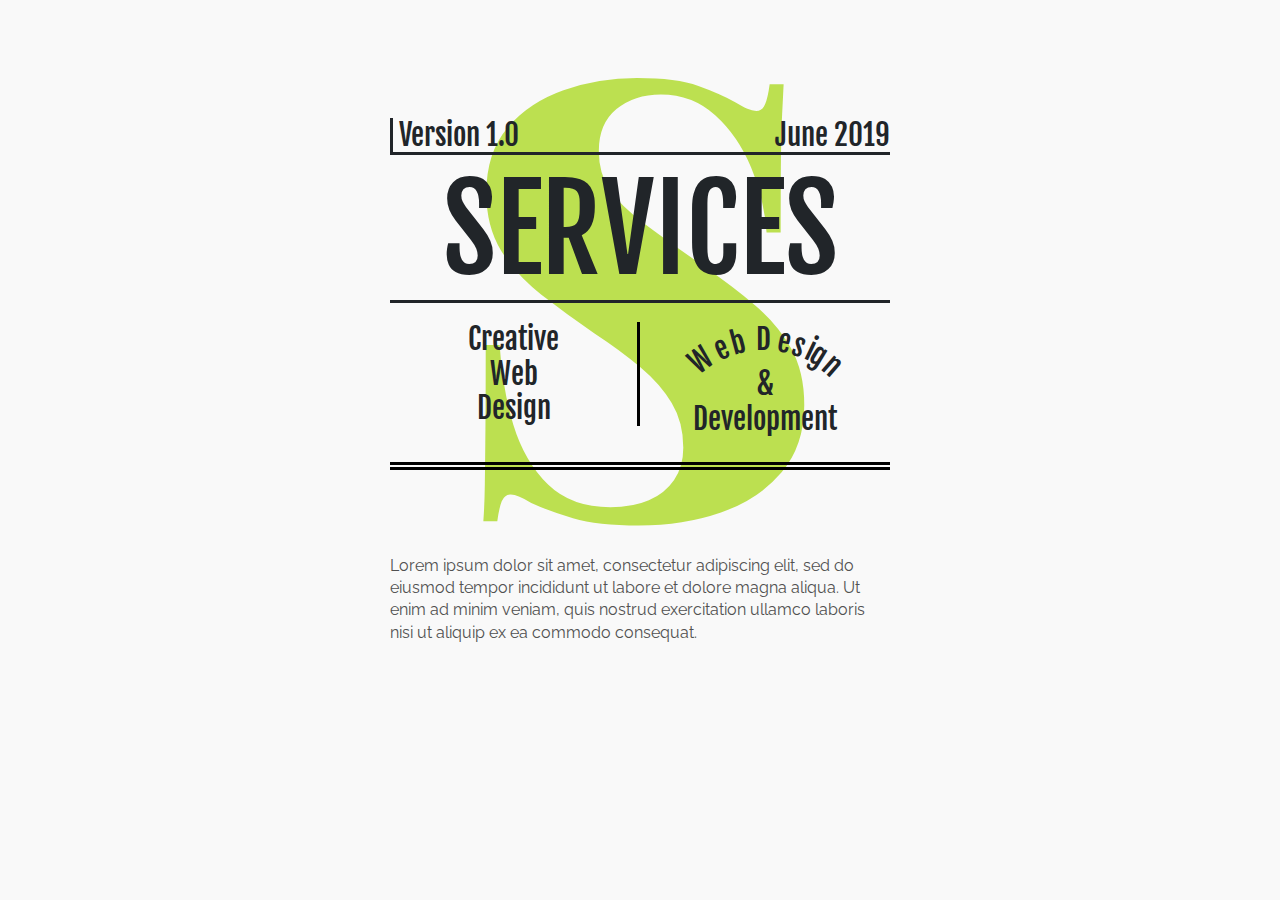
<file: services.html>
<!DOCTYPE html>
<html lang="en" dir="ltr">

<head>
  <meta charset="utf-8">
  <title>I am</title>
  <!-- using html css bootstrap JQuery fontawesome-->
  <meta content="" name="keywords">
  <meta content="" name="description">

  <!-- Favicons -->

  <!-- Google Fonts -->
  <link href="https://fonts.googleapis.com/css?family=Fjalla+One|Playfair+Display:900|Raleway&display=swap" rel="stylesheet">

  <!-- Bootstrap CSS File -->
  <link rel="stylesheet" href="https://stackpath.bootstrapcdn.com/bootstrap/4.3.1/css/bootstrap.min.css" integrity="sha384-ggOyR0iXCbMQv3Xipma34MD+dH/1fQ784/j6cY/iJTQUOhcWr7x9JvoRxT2MZw1T" crossorigin="anonymous">

  <!-- Libraries  CSS Files -->
  <link rel="stylesheet" href="https://use.fontawesome.com/releases/v5.8.2/css/all.css" integrity="sha384-oS3vJWv+0UjzBfQzYUhtDYW+Pj2yciDJxpsK1OYPAYjqT085Qq/1cq5FLXAZQ7Ay" crossorigin="anonymous">

  <!-- Main CSS Stylesheet File -->
  <link rel="stylesheet" href="css/styles2.css">

</head>

<body>

  <div id="portfolio-header">
    <div class="container container-top">
      <h5>S</h5>
      <div class="row row-1-top">
        <div class="col-left">
          <h3>Version 1.0</h3>
        </div>
        <div class="col-right">
          <h3>June 2019</h3>
        </div>
      </div>
      <div class="row row-2-top">
        <div class="col-lg-12">
          <h1>Services</h1>
        </div>
      </div>
      <div class="row row-3-top">
        <div class="col-sm-6 col-border-right">
          <div class="div-with-arrow">
            <h3>Creative</h3>
            <h3>Web</h3>
            <h3>Design</h3>
          </div>
        </div>
        <div class="col-sm-6">
          <h3 class="curved-text" id="curve">Web Design</h3>
          <h3 class="text-under-curve">&</h3>
          <h3>Development</h3>
        </div>
        <i class="fas fa-chevron-up"></i>
      </div>
      <p class="intro">Lorem ipsum dolor sit amet, consectetur adipiscing elit, sed do eiusmod tempor incididunt ut labore et dolore magna aliqua. Ut enim ad minim veniam, quis nostrud exercitation ullamco laboris nisi ut aliquip ex ea commodo
        consequat.</p>
      <i class="fas fa-chevron-circle-down fa-4x"></i>
    </div>
  </div>





    <!--JQuery JS-->
    <script src="https://ajax.googleapis.com/ajax/libs/jquery/3.4.0/jquery.min.js"></script>
    <!-- Bootstrap JS -->
    <script src="https://code.jquery.com/jquery-3.3.1.slim.min.js" integrity="sha384-q8i/X+965DzO0rT7abK41JStQIAqVgRVzpbzo5smXKp4YfRvH+8abtTE1Pi6jizo" crossorigin="anonymous"></script>
    <script src="https://cdnjs.cloudflare.com/ajax/libs/popper.js/1.14.7/umd/popper.min.js" integrity="sha384-UO2eT0CpHqdSJQ6hJty5KVphtPhzWj9WO1clHTMGa3JDZwrnQq4sF86dIHNDz0W1" crossorigin="anonymous"></script>
    <script src="https://stackpath.bootstrapcdn.com/bootstrap/4.3.1/js/bootstrap.min.js" integrity="sha384-JjSmVgyd0p3pXB1rRibZUAYoIIy6OrQ6VrjIEaFf/nJGzIxFDsf4x0xIM+B07jRM" crossorigin="anonymous"></script>

    <!-- Other JS files -->
    <script src="lib/circletype.min.js"></script>

    <!-- Template Main JS File -->
    <script src="js/main.js" charset="utf-8"></script>
  </body>

  </html>
</file>
<file: css/styles2.css>
h1 {
  font-family: 'Fjalla One', sans-serif;
  text-transform: uppercase;
  font-size: 7.25rem;
  text-align: center;

  border: 3px;
  padding: 6px 18px 0 18px;
  border-style: solid;
  border-right: none;
  border-left: none;
  margin: 0;
  position: absolute;
  width: 500px;
}

h2 {
  font-family: 'Fjalla One', sans-serif;
  text-transform: uppercase;
  font-size: 2.5rem;
}

h3 {
  font-family: 'Fjalla One', sans-serif;
  font-size: 1.8rem;
  margin: 0;
}

/* h4 is for featured highlights  */
h4 {
  font-family: 'Playfair Display', serif;
  font-weight: 900;
  font-size: 16rem;
  color: #BCE050;
  letter-spacing: -10px;
}
/* h5 is only use for feature letter in header sections */
h5 {
  font-family: 'Playfair Display', serif;
  font-weight: 900;
  font-size: 38rem;
  text-align: center;
  color: #BCE050;
  margin-top: -100px;
}

p {
  font-family: 'Raleway', sans-serif;
  color: #515151;
  line-height: 1.4rem;
  margin: 0;
}

body {
  background: #f9f9f9;
}


/* CUSTOM BUTTONS */
.btn-unique, .btn-unique-reverse, .btn-unique-white {
  color: #fff;
  font-family: 'Fjalla One', sans-serif;
  font-size: 1.1rem;
  height: 40px;
  background: #BCE050;
  line-height: 40px !important;
  padding: 0 20px !important;
  text-transform: uppercase;
  letter-spacing: 0.10em;
  position: relative;
  border: none;
  text-decoration: none !important;
  border-radius: 0 !important;
}

.btn-unique::before, .btn-unique-reverse::before, .btn-unique-white::before {
  content: '';
  width: calc(100% - 2px);
  height: calc(100% - 2px);
  border: 1px solid #f9f9f9;
  position: absolute;
  display: block;
  left: 1px;
  top: 1px;
  text-decoration: none !important;
}

.btn-unique:hover, .btn-unique-reverse:hover, .btn-unique-white:hover, .btn-unique:focus, .btn-unique-reverse:focus, .btn-unique-white:focus {
  background: #000;
  color: #fff;
}

.btn-unique-reverse {
  background: #000;
  background: #fff;
}

.btn-unique-white {
  color: #BCE050;
  background: #fff;
}

.btn-unique-white::before {
  border-color: #BCE050;
}

.btn-unique-white:hover, .btn-unique-white:focus {
  background: #000;
  border: none;
  color: #fff
}


/* HEADER SECTION - ALL MAIN PAGES*/
.container-top {
    width: 500px;
    margin-right: auto;
    margin-left: auto;
    padding: 0;
}

.row-1-top {
      width: 500px;
      margin-right: auto;
      margin-left: auto;
      margin-top: -520px;
}

.col-right {
  width: 250px;
  text-align: right;
}

.col-left {
  width: 250px;
  text-align: left;
  border: 3px;
  padding: 0 6px;
  border-style: solid;
  border-top: none;
  border-bottom: none;
  border-right: none;
  margin: 0;
}

.row-3-top {
  margin: 150px 0 0 0;
  text-align: center;
}

.row-3-top .col-sm-6 {
    border-bottom: double #000 8px;
    padding: 20px 0 25px 0;
}
.div-with-arrow {
  border-right: solid #000 3px;
}


.curved-text {
  letter-spacing: -2px;
}

.text-under-curve {
  margin-top: -15px;
}

.fa-chevron-up {
  margin: -142px 51.7% 0 48.3%;
}


.intro {
  /* max-width: 50%; */
  margin: 85px auto 15px auto;
}

.fa-chevron-circle-down {
  color: #BCE050;
  margin: 0 218px 60px 218px;
}

/* HOME PAGE  */
.container-index {
    width: 80%;
}

.feature-index {
  font-size: 11rem;
  letter-spacing: 1.0px;
text-align: right;
margin-bottom: -50px;
}

.title-col-index {
    text-align: left;
    padding: 0;
    margin-top: 77px;
    margin-left: -80px;
}

.index-title {
    padding-left: 10px;
    border-left: solid #000 3px;
}
.subtitle-col-index {
    text-align: right;
    padding: 0;
    margin-top: 77px;
}

.text-r1-index {
  border-top: solid #000 3px;
  padding: 8px 5px 10px 5px;
  margin-left: 285px;
  margin-top: -50px;
  margin-right: 65px;
}


/* .feature-r1 {
  font-size: 11rem;
  letter-spacing: 1.0px;
  margin-right: -40px;
}

.col-left-r1-index {
  margin-top: -20px;
}

.title-r1-index {
  text-align: left;
  margin-top: -130px;
  margin-left: 130px;
  margin-right: -100px;
} */
/* MAIN PORTFOLIO section  */

.row {
  padding: 0;
}

.col-left-r1 {
  height: 300px;
  margin-top: -100px;
}

.title-r1 {
  text-align: center;
  margin-top: -150px;
  margin-left: 70px;

}

.text-r1 {
  border-top: solid #000 3px;
  padding-top: 8px;
}

.col-mid-r1 {
  margin: 118px 0 60px -150px;
  padding: 0;
}

.pf-img-1 {
  max-width: 100%;
  height: auto;
  margin: 90px auto 25px auto;
}

.btn-r1 {
  width: 100%;
}
</file>
<file: css/styles.css>
h1 {
  font-family: 'Fjalla One', sans-serif;
  text-transform: uppercase;
  border: 2px;
  padding: 4px 4px 0 2px;
  border-style: solid;
  border-right: none;
  border-left: none;
  margin: 0;
}

h2 {
  font-family: 'Fjalla One', sans-serif;
  text-transform: uppercase;
  font-size: 1.5rem;
}

h3 {
  font-family: 'Playfair Display', serif;
  font-weight: 900;
  font-size: 12rem;
  color: #BCE050;
  margin: 0;
}

/* h4 is only used as transparent with background image */
h4 {
  font-family: 'Playfair Display', serif;
  font-weight: 900;
  font-size: 18rem;
  letter-spacing: 10px;
  padding: 2rem;
  background: url(../img/background.jpg);
  -webkit-background-clip: text;
  color: transparent;
  padding: 5px 0 0 10px;
  margin: 0;
}



p {
  font-family: 'Raleway', sans-serif;
  color: #515151;
  margin-bottom: 0;
}

body {
  background: #f9f9f9;
}

/* buttons */
.btn-unique, .btn-unique-reverse, .btn-unique-white {
  color: #fff;
  font-family: 'Fjalla One', sans-serif;
  font-size: 1.1rem;
  height: 40px;
  background: #BCE050;
  line-height: 40px !important;
  padding: 0 20px !important;
  text-transform: uppercase;
  letter-spacing: 0.10em;
  position: relative;
  border: none;
  text-decoration: none !important;
  border-radius: 0 !important;
}

.btn-unique::before, .btn-unique-reverse::before, .btn-unique-white::before {
  content: '';
  width: calc(100% - 2px);
  height: calc(100% - 2px);
  border: 1px solid #f9f9f9;
  position: absolute;
  display: block;
  left: 1px;
  top: 1px;
  text-decoration: none !important;
}


.btn-unique:hover, .btn-unique-reverse:hover, .btn-unique-white:hover, .btn-unique:focus, .btn-unique-reverse:focus, .btn-unique-white:focus {
  background: #000;
  color: #fff;
}

.btn-unique-reverse {
  background: #000;
  background: #fff;
}

.btn-unique-white {
  color: #BCE050;
  background: #fff;
}

.btn-unique-white::before {
  border-color: #BCE050;
}

.btn-unique-white:hover, .btn-unique-white:focus {
  background: #000;
  border: none;
  color: #fff
}



.container-fluid {
  padding: 0;
  display: flex;
  width: 80%;
  position: relative;
  margin: auto;
}

.container-box {
  padding-bottom: 80px;
  position: relative;
  justify-content: center;
}

.box-item {
  position: relative;
}

.section-1 .box-item-left {
  text-align: right;
  z-index: 2;
}

.section-1 h1 {
  position: absolute;
  right: 0;
  width: auto;
}
.section-1 h2 {
  margin-top: 65px;
}

.section-1 h3 {
  margin-bottom: -22px;
  margin-right: -85px;
}

.section-1 p {
  margin-top: -2.5rem;
  padding-left: 1rem;
  padding-right: 3rem;
}

/* section 2 */

.col-left {
  margin-left: 1rem;
}

#section-2 h1 {
  position: absolute;
  left: 0;
  width: auto;
  margin-top: -110px;
  margin-left: 140px;
}

#section-2 .col-left h2 {
  margin-left: 140px;
  margin-top: -48px;
}


#section-2 .col-right h3 {
text-align: right;
margin-bottom: -120px;
padding-right: 10px;
padding-top: 45px;
}

#section-2 p {
  padding: 0 30px 0 5px;
  margin-bottom: 0;
}

#section-2 .col-right p {
  padding: 0 5px 0 0;
  margin-bottom: 0;
}

.hr-top {
  border-top: 2px solid;
  width: 70%;
  margin-bottom: 5px;
  margin-left: 0;
}

.hr-bottom {
  border-top: 2px solid;
  margin-top: 5px;
}
.why {
  margin-top: 70px;
  margin-left: -20px;
}

/* section 3 */
#section-3 h1 {
  position: absolute;
  right: 0;
  width: auto;
  margin-top: -110px;
  margin-right: 140px;
}

#section-3 h2 {
  text-align: right;
  margin-right: 125px;
  margin-top: -48px;
}

#section-3 h3 {
  text-align: right;
}

#section-3 p {
  text-align: right;
  margin-top: -30px;
  margin-right: -100px;
}

#section-3 .btn {
  margin-top: 20px;
}


/* section 4 */

#section-4 h1 {
  position: absolute;
  left: 0;
  width: auto;
  margin-top: -110px;
  margin-left: 140px;
}

#section-4 h2 {
  margin-left: 140px;
  margin-top: -48px;
}

#section-4 p {
  margin-left: 300px;
margin-right: -100px;

}

#section-4 .btn {
  margin-left: 140px;
  margin-top: -80px;
}

/* section 5 */

#section-5 h3 {
  text-align: left;
}

.rumor {
  text-align: right;
}

.fas {
  color: #BCE050;

}

#section-5 .hr-top {
  width: 50%;
  margin-right: 0;
}

.available {
  margin-top: -25px;
  margin-left: auto;
  margin-right: auto;
  position: absolute;
  width: auto;
}

.avail-sub {
  margin-top: 38px;
}

#section-5 .btn {
  margin-top: 300px;
}



/* section 6 */

.and {
  padding-left: 200px;
  margin-top: -35px;
}

.why-not {
  margin: 0 16px 0 10px;
}

/* .text-why-not {
  margin-left: 5px;
} */

/* #section-6 .container {
  margin-top: -100px;
} */

#section-6 .hr-top {
  width: 40%;
}

#section-6 h1 {
  position: absolute;
  left: 0;
  width: auto;
  margin-top: -130px;
  margin-left: 150px;
}

.subtitle-also {
  margin-top: -63px;
  margin-left: 320px;
  margin-bottom: 0;
}

/* .subheading-why-not */

#section-6 h3 {
  margin-left: 50px;
}

.text-also {
  margin-left: 55px;
  margin-right: 300px;
  padding-top: 5px;

}
</file>
